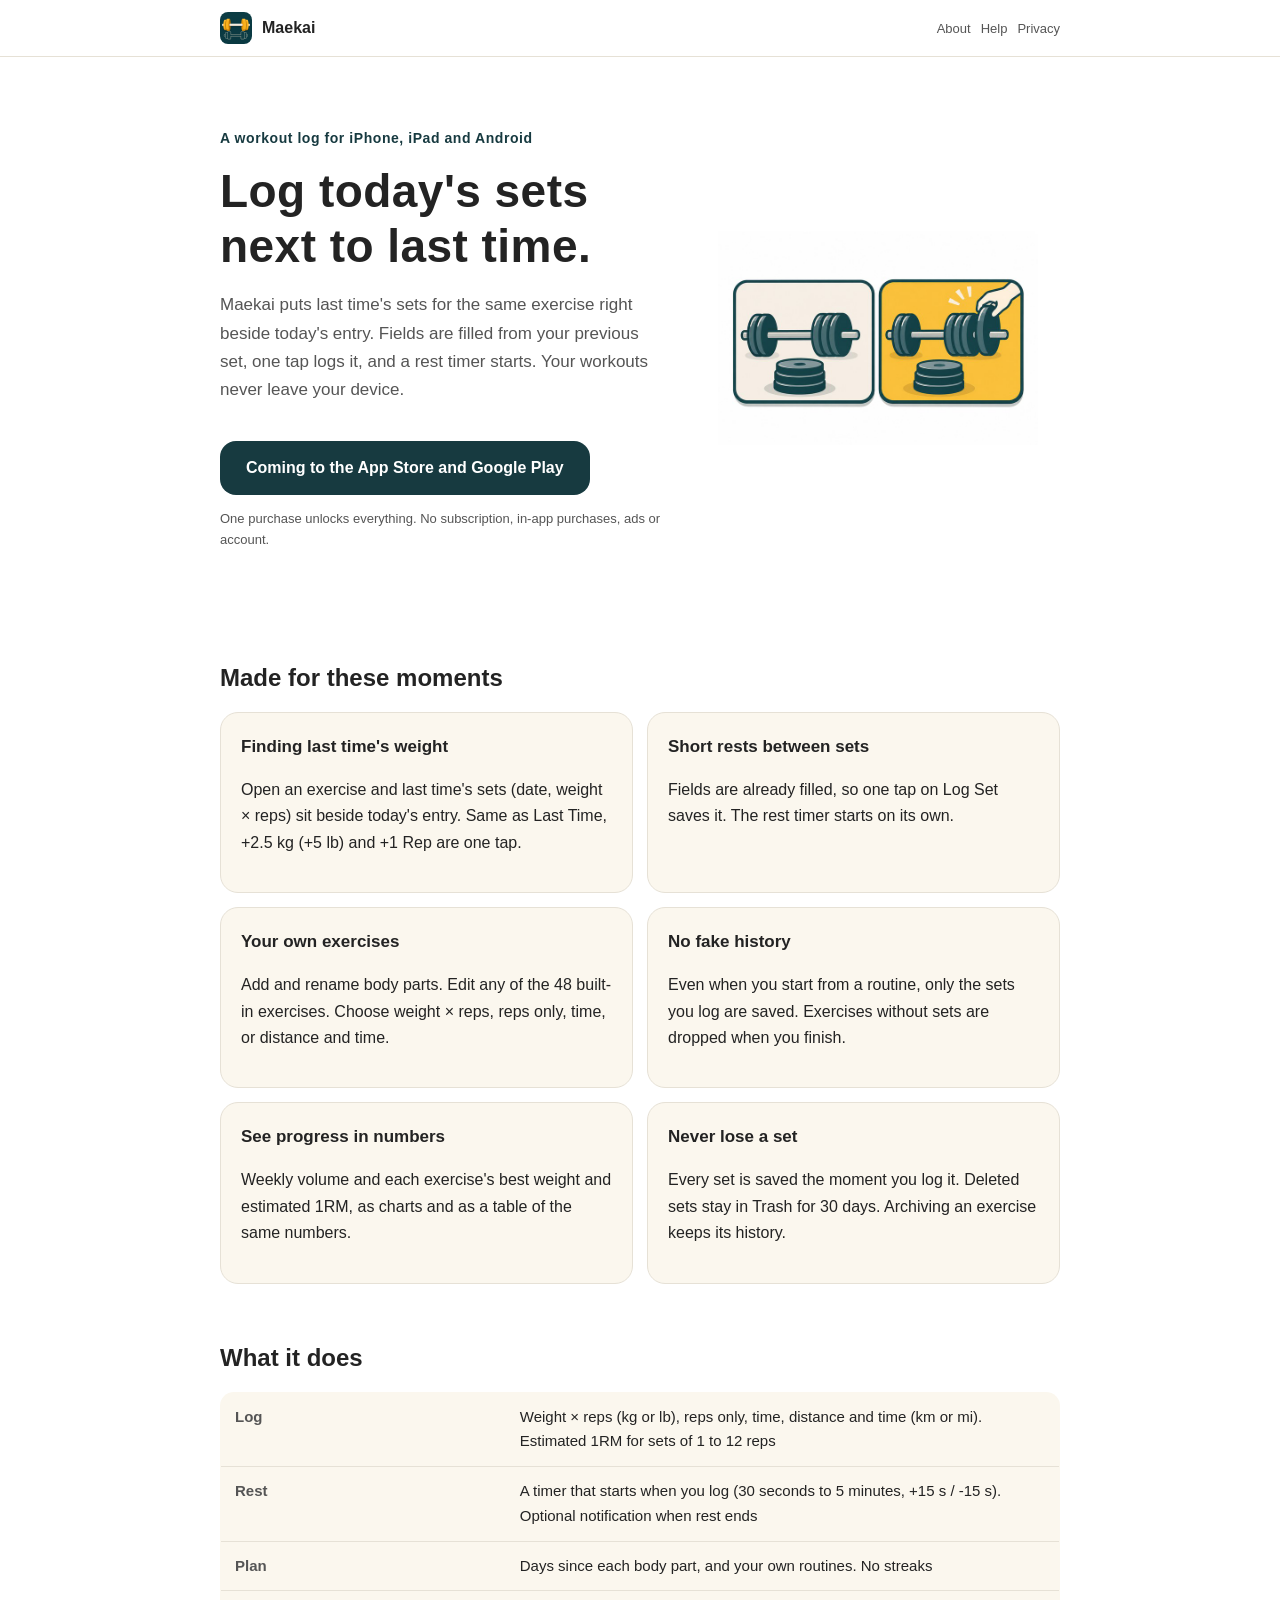
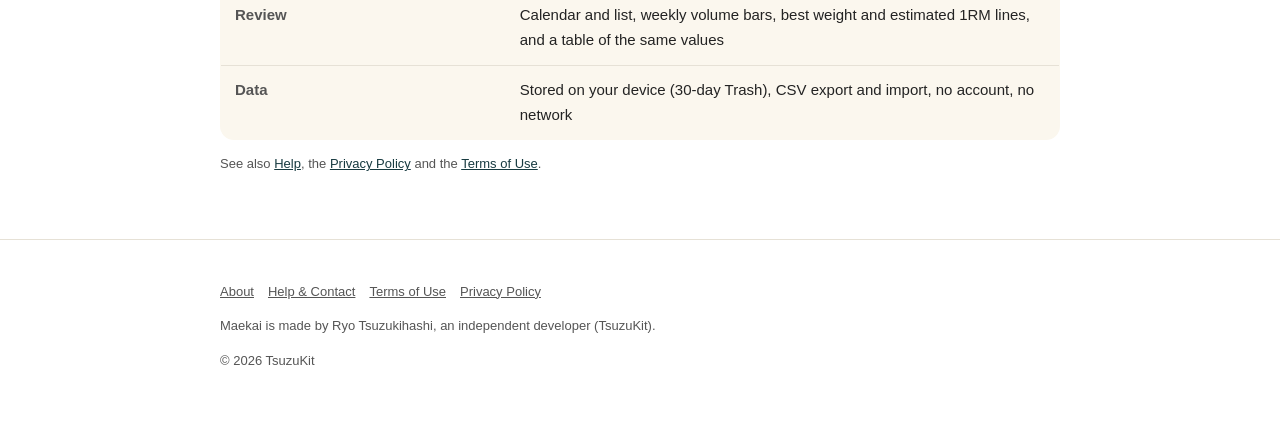
<file: index.html>
<!DOCTYPE html>
<html lang="ja" data-title-ja="まえかい｜筋トレ記録・前回の重さとタイマー" data-title-en="Maekai | Gym &amp; workout log">
<head>
<meta charset="UTF-8">
<meta name="viewport" content="width=device-width, initial-scale=1">
<script>(function(){var l=navigator.languages&&navigator.languages.length?navigator.languages:[navigator.language||"ja"],p="en";for(var i=0;i<l.length;i++){var c=String(l[i]).toLowerCase();if(c.indexOf("ja")===0){p="ja";break}if(c.indexOf("en")===0){p="en";break}}var d=document.documentElement;d.lang=p;var t=d.getAttribute("data-title-"+p);if(t){document.title=t}})();</script>
<title>まえかい｜筋トレ記録・前回の重さとタイマー</title>
<meta name="description" content="筋トレのセットを、前回の同じ種目のセットのとなりで1押しで。入れたら休憩のタイマー。部位も種目も自分で決められる。買い切り・広告なし・記録は端末の中だけ。 / Log today&#x27;s sets right next to last time&#x27;s for the same exercise. A rest timer starts when you log. Your own body parts and exercises. One purchase, no ads.">
<meta property="og:title" content="まえかい｜筋トレ記録・前回の重さとタイマー">
<meta property="og:description" content="筋トレのセットを、前回の同じ種目のセットのとなりで1押しで。入れたら休憩のタイマー。部位も種目も自分で決められる。買い切り・広告なし・記録は端末の中だけ。">
<meta property="og:type" content="website">
<meta property="og:url" content="https://maekai.tsuzukit.com/">
<meta property="og:image" content="https://maekai.tsuzukit.com/assets/og.jpg">
<link rel="icon" href="assets/icon.png">
<link rel="apple-touch-icon" href="assets/icon.png">
<link rel="stylesheet" href="style.css">
</head>
<body>
<div data-l="ja" lang="ja">
<header class="site"><div class="wrap">
<a class="brand" href="./"><img src="assets/icon.png" alt="" width="32" height="32">まえかい</a>
<nav class="site"><a href="./">紹介</a><a href="support.html">使い方</a><a href="privacy.html">プライバシー</a></nav>
</div></header>
<main class="wrap">
<section class="hero">
<div>
<p class="eyebrow">iPhone・iPad・Android の筋トレの記録</p>
<h1>前回のとなりで、<br>今日のセットを。</h1>
<p class="lead">筋トレのセットを、前回の同じ種目のセットのとなりで入れる記録のアプリです。入力欄は前回か直前のセットの値で埋まっていて、1押しで記録。入れたら休憩のタイマーが始まります。記録は端末の外に送りません。</p>
<a class="cta" href="#store" id="store">App Store・Google Play で配信予定</a>
<p class="note">買い切りで全部の機能が使えます。月額・アプリ内課金・広告・アカウントはありません。</p>
</div>
<img src="assets/hero.jpg" alt="前回のバーベルのとなりで、今日のバーベルにプレートを1枚足しているイラスト" width="360">
</section>

<h2>こんな困りごとのために</h2>
<div class="grid two">
<div class="card"><h3>前回の重さを探すのが手間</h3><p>種目を開くと、前回のセット（日付と、重さ×回数の並び）が今日の入力のとなりに出ます。［前回と同じ］［+2.5 kg］［+1 回］も1押し。</p></div>
<div class="card"><h3>セットの合間は短い</h3><p>入力欄ははじめから埋まっていて、［セットを入れる］の1押しで記録。休憩のタイマーが自動で始まります。</p></div>
<div class="card"><h3>部位や種目を自分で決めたい</h3><p>部位は足せて、名前も変えられます。入っている48の種目も全部直せます。記録の型は重さ×回数・回数だけ・時間・距離と時間から。</p></div>
<div class="card"><h3>やっていない種目まで記録になる</h3><p>メニューから始めても、記録に入るのは入れたセットだけ。セットの無い種目は、終えるときに外します。</p></div>
<div class="card"><h3>数字で伸びを見たい</h3><p>週の総ボリュームと、種目ごとの最高の重さ・推定1RM。グラフと同じ値を表の数字でも見られます。</p></div>
<div class="card"><h3>記録が消えるのがこわい</h3><p>セットは入れた瞬間に保存。消したセットは30日のあいだ戻せます。種目をしまっても、過去の記録は残ります。</p></div>
</div>

<h2>できること</h2>
<table>
<tr><th>記録</th><td>重さ×回数（kg／lb）・回数だけ・時間・距離と時間（km／mi）。セットごとに推定1RM（1〜12回）</td></tr>
<tr><th>休憩</th><td>セットを入れると始まるタイマー（30秒〜5分・+15秒／−15秒）。終わりを通知で知らせることも（設定で入れたときだけ）</td></tr>
<tr><th>決める</th><td>部位ごとの「前回から◯日」・自分のメニュー。連続の日数は数えません</td></tr>
<tr><th>見る</th><td>カレンダーと一覧・週の総ボリュームの棒・最高の重さと推定1RM の線・同じ値の表</td></tr>
<tr><th>データ</th><td>端末の中に保存（ゴミ箱は30日）・CSV の書き出しと読みこみ・アカウントなし・通信なし</td></tr>
</table>
<p class="note"><a href="support.html">使い方</a>・<a href="privacy.html">プライバシーポリシー</a>・<a href="terms.html">利用規約</a>もご覧ください。</p>
</main>
<footer class="site"><div class="wrap">
<p><a href="./">紹介</a><a href="support.html">使い方とお問い合わせ</a><a href="terms.html">利用規約</a><a href="privacy.html">プライバシーポリシー</a></p>
<p>まえかいは、個人開発者の續橋涼（TsuzuKit）が作っているアプリです。</p>
<p>© 2026 TsuzuKit</p>
</div></footer>
</div>
<div data-l="en" lang="en">
<header class="site"><div class="wrap">
<a class="brand" href="./"><img src="assets/icon.png" alt="" width="32" height="32">Maekai</a>
<nav class="site"><a href="./">About</a><a href="support.html">Help</a><a href="privacy.html">Privacy</a></nav>
</div></header>
<main class="wrap">
<section class="hero">
<div>
<p class="eyebrow">A workout log for iPhone, iPad and Android</p>
<h1>Log today's sets<br>next to last time.</h1>
<p class="lead">Maekai puts last time's sets for the same exercise right beside today's entry. Fields are filled from your previous set, one tap logs it, and a rest timer starts. Your workouts never leave your device.</p>
<a class="cta" href="#store" id="store">Coming to the App Store and Google Play</a>
<p class="note">One purchase unlocks everything. No subscription, in-app purchases, ads or account.</p>
</div>
<img src="assets/hero.jpg" alt="Illustration of adding one more plate to today's barbell, next to last time's barbell" width="360">
</section>

<h2>Made for these moments</h2>
<div class="grid two">
<div class="card"><h3>Finding last time's weight</h3><p>Open an exercise and last time's sets (date, weight × reps) sit beside today's entry. Same as Last Time, +2.5 kg (+5 lb) and +1 Rep are one tap.</p></div>
<div class="card"><h3>Short rests between sets</h3><p>Fields are already filled, so one tap on Log Set saves it. The rest timer starts on its own.</p></div>
<div class="card"><h3>Your own exercises</h3><p>Add and rename body parts. Edit any of the 48 built-in exercises. Choose weight × reps, reps only, time, or distance and time.</p></div>
<div class="card"><h3>No fake history</h3><p>Even when you start from a routine, only the sets you log are saved. Exercises without sets are dropped when you finish.</p></div>
<div class="card"><h3>See progress in numbers</h3><p>Weekly volume and each exercise's best weight and estimated 1RM, as charts and as a table of the same numbers.</p></div>
<div class="card"><h3>Never lose a set</h3><p>Every set is saved the moment you log it. Deleted sets stay in Trash for 30 days. Archiving an exercise keeps its history.</p></div>
</div>

<h2>What it does</h2>
<table>
<tr><th>Log</th><td>Weight × reps (kg or lb), reps only, time, distance and time (km or mi). Estimated 1RM for sets of 1 to 12 reps</td></tr>
<tr><th>Rest</th><td>A timer that starts when you log (30 seconds to 5 minutes, +15 s / -15 s). Optional notification when rest ends</td></tr>
<tr><th>Plan</th><td>Days since each body part, and your own routines. No streaks</td></tr>
<tr><th>Review</th><td>Calendar and list, weekly volume bars, best weight and estimated 1RM lines, and a table of the same values</td></tr>
<tr><th>Data</th><td>Stored on your device (30-day Trash), CSV export and import, no account, no network</td></tr>
</table>
<p class="note">See also <a href="support.html">Help</a>, the <a href="privacy.html">Privacy Policy</a> and the <a href="terms.html">Terms of Use</a>.</p>
</main>
<footer class="site"><div class="wrap">
<p><a href="./">About</a><a href="support.html">Help & Contact</a><a href="terms.html">Terms of Use</a><a href="privacy.html">Privacy Policy</a></p>
<p>Maekai is made by Ryo Tsuzukihashi, an independent developer (TsuzuKit).</p>
<p>© 2026 TsuzuKit</p>
</div></footer>
</div>
</body>
</html>
</file>
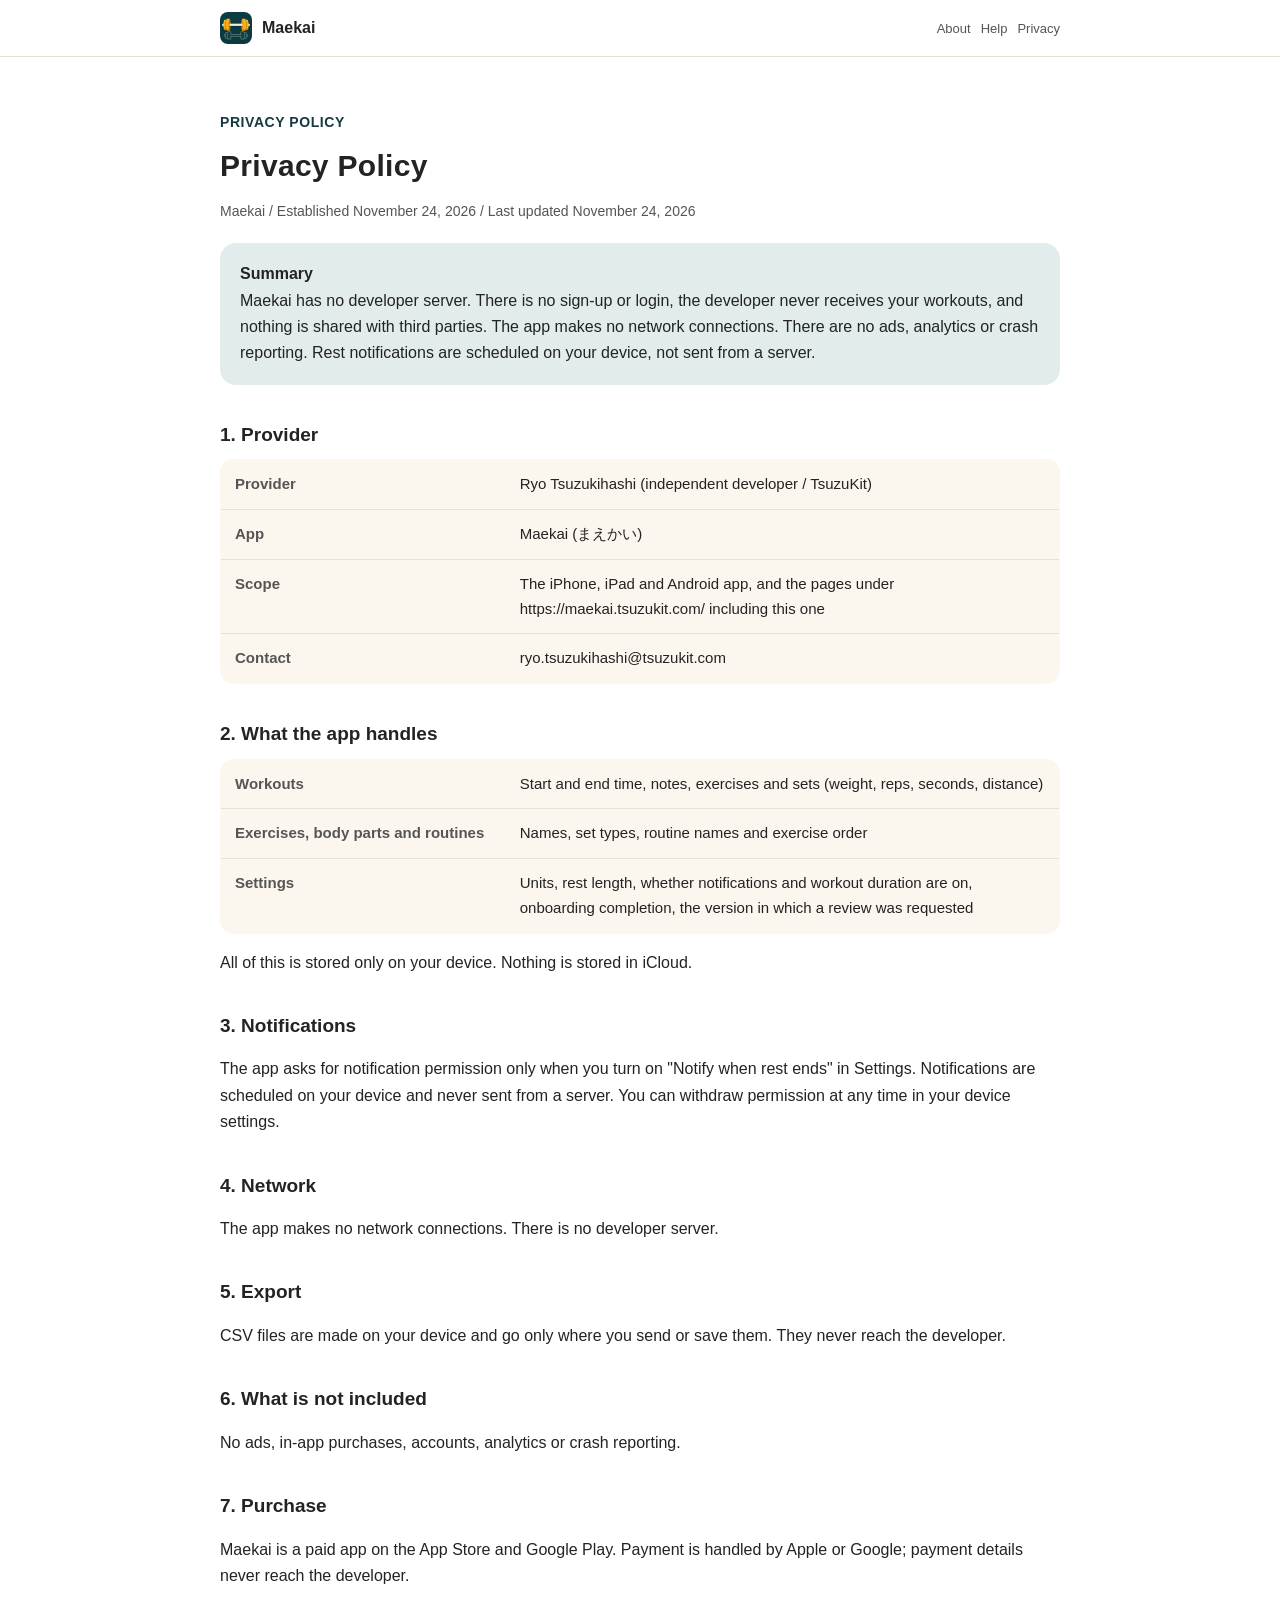
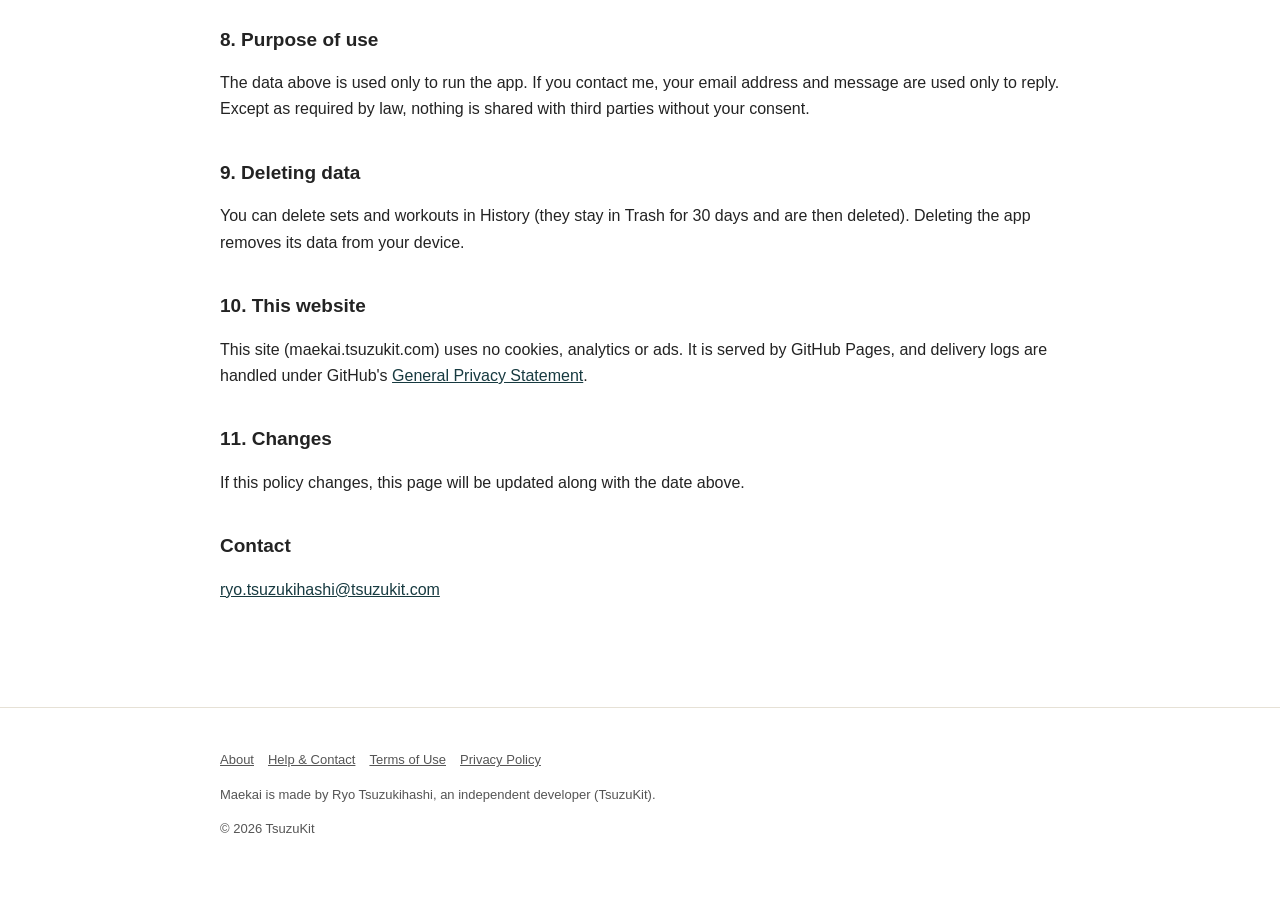
<file: privacy.html>
<!DOCTYPE html>
<html lang="ja" data-title-ja="プライバシーポリシー - まえかい" data-title-en="Privacy Policy - Maekai">
<head>
<meta charset="UTF-8">
<meta name="viewport" content="width=device-width, initial-scale=1">
<script>(function(){var l=navigator.languages&&navigator.languages.length?navigator.languages:[navigator.language||"ja"],p="en";for(var i=0;i<l.length;i++){var c=String(l[i]).toLowerCase();if(c.indexOf("ja")===0){p="ja";break}if(c.indexOf("en")===0){p="en";break}}var d=document.documentElement;d.lang=p;var t=d.getAttribute("data-title-"+p);if(t){document.title=t}})();</script>
<title>プライバシーポリシー - まえかい</title>
<meta name="description" content="まえかいのプライバシーポリシー。開発者は個人情報を集めません。記録は端末の外に送りません。 / Privacy Policy for Maekai. The developer collects no personal information. Your workouts never leave your device.">
<meta property="og:title" content="プライバシーポリシー - まえかい">
<meta property="og:description" content="まえかいのプライバシーポリシー。開発者は個人情報を集めません。記録は端末の外に送りません。">
<meta property="og:type" content="website">
<meta property="og:url" content="https://maekai.tsuzukit.com/privacy.html">
<meta property="og:image" content="https://maekai.tsuzukit.com/assets/og.jpg">
<link rel="icon" href="assets/icon.png">
<link rel="apple-touch-icon" href="assets/icon.png">
<link rel="stylesheet" href="style.css">
</head>
<body>
<div data-l="ja" lang="ja">
<header class="site"><div class="wrap">
<a class="brand" href="./"><img src="assets/icon.png" alt="" width="32" height="32">まえかい</a>
<nav class="site"><a href="./">紹介</a><a href="support.html">使い方</a><a href="privacy.html">プライバシー</a></nav>
</div></header>
<main class="wrap">
<article class="doc">
<p class="eyebrow">PRIVACY POLICY</p>
<h1>プライバシーポリシー</h1>
<p class="meta">まえかい／制定日 2026年11月24日／改定日 2026年11月24日</p>
<div class="summary"><strong>このポリシーの要旨</strong><br>まえかいは、開発者のサーバーを持たないアプリです。アカウント登録やログインはなく、開発者があなたのトレーニングの記録を受け取ることはありません。第三者に渡すこともありません。通信はしません。広告、分析ツール、クラッシュを報告する仕組みは入れていません。休憩の通知は端末の中で予約するもので、外から届くものではありません。</div>
<h2>1. 提供者</h2>
<table>
<tr><th>提供者</th><td>續橋涼（個人開発者 / TsuzuKit）</td></tr>
<tr><th>アプリ名</th><td>まえかい（英語名 Maekai）</td></tr>
<tr><th>対象</th><td>iPhone・iPad・Android 向けアプリと、このページを含む https://maekai.tsuzukit.com/ 配下のページ</td></tr>
<tr><th>連絡先</th><td>ryo.tsuzukihashi@tsuzukit.com</td></tr>
</table>
<h2>2. アプリが扱うもの</h2>
<table>
<tr><th>トレーニング</th><td>始めた日時・終えた日時・メモ・種目・セット（重さ・回数・秒・距離）</td></tr>
<tr><th>種目と部位・メニュー</th><td>種目と部位の名前・記録の型・メニューの名前と種目の並び</td></tr>
<tr><th>アプリの設定</th><td>単位・休憩の長さ・通知を使うか・時間を記録するか・案内を終えたかどうか・レビューのお願いを出した版</td></tr>
</table>
<p>これらは端末の中にだけ保存します。iCloud には置きません。</p>
<h2>3. 通知</h2>
<p>設定で［休憩の終わりを通知で知らせる］を入れたときだけ、通知の許可をお願いします。通知は端末の中で予約するもので、開発者のサーバーからは送りません。許可は端末の設定からいつでも取り消せます。</p>
<h2>4. 通信</h2>
<p>通信はしません。開発者のサーバーはありません。</p>
<h2>5. 書き出し</h2>
<p>CSV は端末の中で作ります。送り先は、あなたが共有の画面やファイルの保存先で選んだ場所です。開発者には届きません。</p>
<h2>6. 入れていないもの</h2>
<p>広告・アプリ内課金・アカウント登録・分析ツール・クラッシュの報告は入れていません。</p>
<h2>7. 購入</h2>
<p>本アプリは App Store と Google Play の有料アプリです。お支払いは Apple・Google が処理し、支払いの情報は開発者には届きません。</p>
<h2>8. 情報を使う目的</h2>
<p>上のものは、アプリを動かすためだけに使います。お問い合わせをいただいたときは、メールアドレスと内容をお返事のためだけに使います。法令にもとづく場合を除き、本人の同意なく第三者に渡すことはありません。</p>
<h2>9. 消したいとき</h2>
<p>セットとトレーニングは、記録の画面から消せます（消したものはゴミ箱に30日残り、そのあと消えます）。アプリを消すと、端末の中のデータは消えます。</p>
<h2>10. このウェブサイトについて</h2>
<p>このサイト（maekai.tsuzukit.com）は、Cookie も、アクセスを計測する仕組みも、広告も使っていません。サイトは GitHub Pages で配信しており、配信の記録は GitHub の <a href="https://docs.github.com/ja/site-policy/privacy-policies/github-general-privacy-statement">プライバシーについての声明</a> に沿って扱われます。</p>
<h2>11. 改定</h2>
<p>このポリシーを変えるときは、このページを書きかえ、上の改定日を新しくします。</p>
<h2>お問い合わせ</h2>
<p><a href="mailto:ryo.tsuzukihashi@tsuzukit.com">ryo.tsuzukihashi@tsuzukit.com</a></p>
</article>
</main>
<footer class="site"><div class="wrap">
<p><a href="./">紹介</a><a href="support.html">使い方とお問い合わせ</a><a href="terms.html">利用規約</a><a href="privacy.html">プライバシーポリシー</a></p>
<p>まえかいは、個人開発者の續橋涼（TsuzuKit）が作っているアプリです。</p>
<p>© 2026 TsuzuKit</p>
</div></footer>
</div>
<div data-l="en" lang="en">
<header class="site"><div class="wrap">
<a class="brand" href="./"><img src="assets/icon.png" alt="" width="32" height="32">Maekai</a>
<nav class="site"><a href="./">About</a><a href="support.html">Help</a><a href="privacy.html">Privacy</a></nav>
</div></header>
<main class="wrap">
<article class="doc">
<p class="eyebrow">PRIVACY POLICY</p>
<h1>Privacy Policy</h1>
<p class="meta">Maekai / Established November 24, 2026 / Last updated November 24, 2026</p>
<div class="summary"><strong>Summary</strong><br>Maekai has no developer server. There is no sign-up or login, the developer never receives your workouts, and nothing is shared with third parties. The app makes no network connections. There are no ads, analytics or crash reporting. Rest notifications are scheduled on your device, not sent from a server.</div>
<h2>1. Provider</h2>
<table>
<tr><th>Provider</th><td>Ryo Tsuzukihashi (independent developer / TsuzuKit)</td></tr>
<tr><th>App</th><td>Maekai (まえかい)</td></tr>
<tr><th>Scope</th><td>The iPhone, iPad and Android app, and the pages under https://maekai.tsuzukit.com/ including this one</td></tr>
<tr><th>Contact</th><td>ryo.tsuzukihashi@tsuzukit.com</td></tr>
</table>
<h2>2. What the app handles</h2>
<table>
<tr><th>Workouts</th><td>Start and end time, notes, exercises and sets (weight, reps, seconds, distance)</td></tr>
<tr><th>Exercises, body parts and routines</th><td>Names, set types, routine names and exercise order</td></tr>
<tr><th>Settings</th><td>Units, rest length, whether notifications and workout duration are on, onboarding completion, the version in which a review was requested</td></tr>
</table>
<p>All of this is stored only on your device. Nothing is stored in iCloud.</p>
<h2>3. Notifications</h2>
<p>The app asks for notification permission only when you turn on "Notify when rest ends" in Settings. Notifications are scheduled on your device and never sent from a server. You can withdraw permission at any time in your device settings.</p>
<h2>4. Network</h2>
<p>The app makes no network connections. There is no developer server.</p>
<h2>5. Export</h2>
<p>CSV files are made on your device and go only where you send or save them. They never reach the developer.</p>
<h2>6. What is not included</h2>
<p>No ads, in-app purchases, accounts, analytics or crash reporting.</p>
<h2>7. Purchase</h2>
<p>Maekai is a paid app on the App Store and Google Play. Payment is handled by Apple or Google; payment details never reach the developer.</p>
<h2>8. Purpose of use</h2>
<p>The data above is used only to run the app. If you contact me, your email address and message are used only to reply. Except as required by law, nothing is shared with third parties without your consent.</p>
<h2>9. Deleting data</h2>
<p>You can delete sets and workouts in History (they stay in Trash for 30 days and are then deleted). Deleting the app removes its data from your device.</p>
<h2>10. This website</h2>
<p>This site (maekai.tsuzukit.com) uses no cookies, analytics or ads. It is served by GitHub Pages, and delivery logs are handled under GitHub's <a href="https://docs.github.com/en/site-policy/privacy-policies/github-general-privacy-statement">General Privacy Statement</a>.</p>
<h2>11. Changes</h2>
<p>If this policy changes, this page will be updated along with the date above.</p>
<h2>Contact</h2>
<p><a href="mailto:ryo.tsuzukihashi@tsuzukit.com">ryo.tsuzukihashi@tsuzukit.com</a></p>
</article>
</main>
<footer class="site"><div class="wrap">
<p><a href="./">About</a><a href="support.html">Help & Contact</a><a href="terms.html">Terms of Use</a><a href="privacy.html">Privacy Policy</a></p>
<p>Maekai is made by Ryo Tsuzukihashi, an independent developer (TsuzuKit).</p>
<p>© 2026 TsuzuKit</p>
</div></footer>
</div>
</body>
</html>
</file>
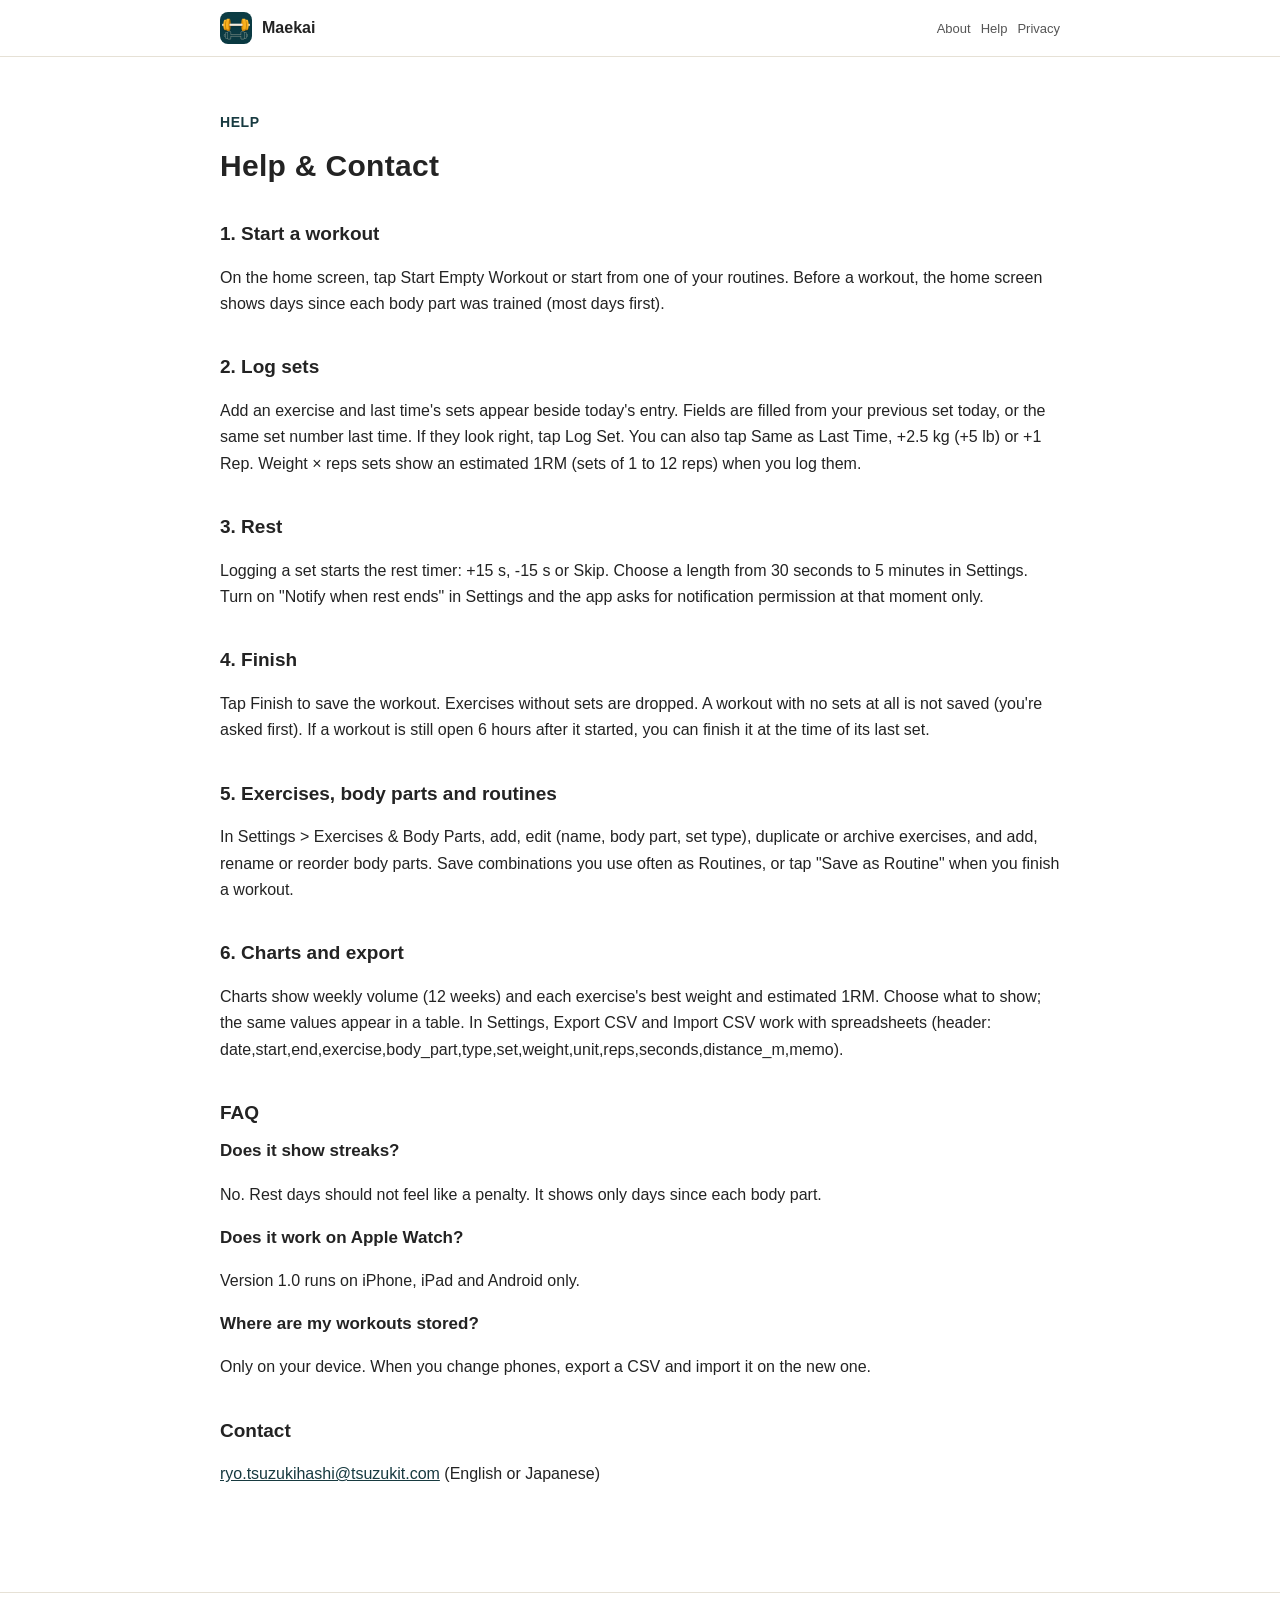
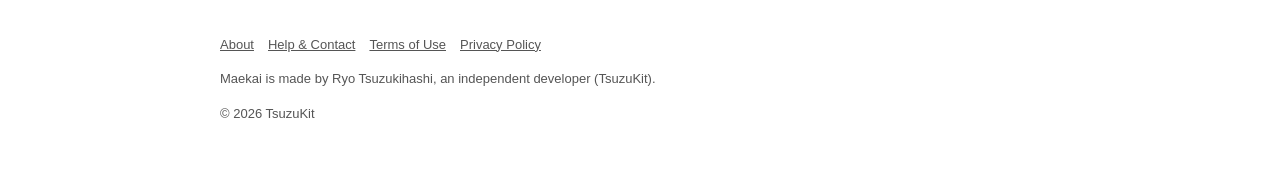
<file: support.html>
<!DOCTYPE html>
<html lang="ja" data-title-ja="使い方とお問い合わせ - まえかい" data-title-en="Help &amp; Contact - Maekai">
<head>
<meta charset="UTF-8">
<meta name="viewport" content="width=device-width, initial-scale=1">
<script>(function(){var l=navigator.languages&&navigator.languages.length?navigator.languages:[navigator.language||"ja"],p="en";for(var i=0;i<l.length;i++){var c=String(l[i]).toLowerCase();if(c.indexOf("ja")===0){p="ja";break}if(c.indexOf("en")===0){p="en";break}}var d=document.documentElement;d.lang=p;var t=d.getAttribute("data-title-"+p);if(t){document.title=t}})();</script>
<title>使い方とお問い合わせ - まえかい</title>
<meta name="description" content="まえかいの使い方（トレーニングの始め方・セットの入れ方・休憩・種目と部位・メニュー・グラフ・書き出し）とよくあるご質問、お問い合わせ。 / How to use Maekai (starting a workout, logging sets, rest, exercises and body parts, routines, charts, export), FAQ and contact.">
<meta property="og:title" content="使い方とお問い合わせ - まえかい">
<meta property="og:description" content="まえかいの使い方（トレーニングの始め方・セットの入れ方・休憩・種目と部位・メニュー・グラフ・書き出し）とよくあるご質問、お問い合わせ。">
<meta property="og:type" content="website">
<meta property="og:url" content="https://maekai.tsuzukit.com/support.html">
<meta property="og:image" content="https://maekai.tsuzukit.com/assets/og.jpg">
<link rel="icon" href="assets/icon.png">
<link rel="apple-touch-icon" href="assets/icon.png">
<link rel="stylesheet" href="style.css">
</head>
<body>
<div data-l="ja" lang="ja">
<header class="site"><div class="wrap">
<a class="brand" href="./"><img src="assets/icon.png" alt="" width="32" height="32">まえかい</a>
<nav class="site"><a href="./">紹介</a><a href="support.html">使い方</a><a href="privacy.html">プライバシー</a></nav>
</div></header>
<main class="wrap">
<article class="doc">
<p class="eyebrow">HELP</p>
<h1>使い方とお問い合わせ</h1>
<h2>1. トレーニングを始める</h2>
<p>ホームの［空で始める］か、自分のメニューから始めます。始める前のホームには、部位ごとの「前回から◯日」が出ます（日数の多い順）。</p>
<h2>2. セットを入れる</h2>
<p>［種目を足す］で種目を選ぶと、前回のセットが今日の入力のとなりに出ます。入力欄は、今日の直前のセットか、前回の同じ番号のセットの値で埋まっています。そのままでよければ［セットを入れる］。［前回と同じ］［+2.5 kg］（lb は +5）［+1 回］でも変えられます。重さ×回数のセットは、入れたときに推定1RM（1〜12回のセット）が出ます。</p>
<h2>3. 休憩</h2>
<p>セットを入れると、休憩のタイマーが始まります。+15秒・−15秒・［やめる］。長さは設定で30秒〜5分から選べます。設定で［休憩の終わりを通知で知らせる］を入れると、そのときだけ通知の許可をお願いします。</p>
<h2>4. 終える</h2>
<p>［終える］で記録が残ります。セットの無い種目は外します。セットが1つも無いときは、記録に残しません（確かめてから）。始めて6時間たっても終えていないときは、最後のセットの時刻で終えることもできます。</p>
<h2>5. 種目・部位・メニュー</h2>
<p>設定の［種目と部位］で、種目を足す・直す（名前・部位・記録の型）・複製・しまう、部位を足す・名前を変える・並べかえる、ができます。よくやる組み合わせは［メニュー］に。トレーニングを終えたときに［このトレーニングをメニューにする］でも作れます。</p>
<h2>6. グラフと書き出し</h2>
<p>［グラフ］で、週の総ボリューム（12週）と、種目ごとの最高の重さ・推定1RM を見られます。どれを出すかは選べて、同じ値を表でも出します。設定の［CSV で書き出す］［CSV を読みこむ］で、表計算のファイルとやりとりできます（1行目は「日付,開始,終了,種目,部位,型,セット,重さ,単位,回数,秒,距離(m),メモ」）。</p>
<h2>よくあるご質問</h2>
<h3>連続の日数は出ますか</h3>
<p>出しません。休んだ日に罰を作らないためです。出すのは部位ごとの「前回から◯日」だけです。</p>
<h3>Apple Watch で使えますか</h3>
<p>1.0 では iPhone・iPad と Android だけです。</p>
<h3>記録はどこに保存されますか</h3>
<p>端末の中だけです。機種変更のときは、CSV で書き出して新しい端末で読みこんでください。</p>
<h2>お問い合わせ</h2>
<p><a href="mailto:ryo.tsuzukihashi@tsuzukit.com">ryo.tsuzukihashi@tsuzukit.com</a>（日本語・英語）</p>
</article>
</main>
<footer class="site"><div class="wrap">
<p><a href="./">紹介</a><a href="support.html">使い方とお問い合わせ</a><a href="terms.html">利用規約</a><a href="privacy.html">プライバシーポリシー</a></p>
<p>まえかいは、個人開発者の續橋涼（TsuzuKit）が作っているアプリです。</p>
<p>© 2026 TsuzuKit</p>
</div></footer>
</div>
<div data-l="en" lang="en">
<header class="site"><div class="wrap">
<a class="brand" href="./"><img src="assets/icon.png" alt="" width="32" height="32">Maekai</a>
<nav class="site"><a href="./">About</a><a href="support.html">Help</a><a href="privacy.html">Privacy</a></nav>
</div></header>
<main class="wrap">
<article class="doc">
<p class="eyebrow">HELP</p>
<h1>Help &amp; Contact</h1>
<h2>1. Start a workout</h2>
<p>On the home screen, tap Start Empty Workout or start from one of your routines. Before a workout, the home screen shows days since each body part was trained (most days first).</p>
<h2>2. Log sets</h2>
<p>Add an exercise and last time's sets appear beside today's entry. Fields are filled from your previous set today, or the same set number last time. If they look right, tap Log Set. You can also tap Same as Last Time, +2.5 kg (+5 lb) or +1 Rep. Weight × reps sets show an estimated 1RM (sets of 1 to 12 reps) when you log them.</p>
<h2>3. Rest</h2>
<p>Logging a set starts the rest timer: +15 s, -15 s or Skip. Choose a length from 30 seconds to 5 minutes in Settings. Turn on "Notify when rest ends" in Settings and the app asks for notification permission at that moment only.</p>
<h2>4. Finish</h2>
<p>Tap Finish to save the workout. Exercises without sets are dropped. A workout with no sets at all is not saved (you're asked first). If a workout is still open 6 hours after it started, you can finish it at the time of its last set.</p>
<h2>5. Exercises, body parts and routines</h2>
<p>In Settings &gt; Exercises &amp; Body Parts, add, edit (name, body part, set type), duplicate or archive exercises, and add, rename or reorder body parts. Save combinations you use often as Routines, or tap "Save as Routine" when you finish a workout.</p>
<h2>6. Charts and export</h2>
<p>Charts show weekly volume (12 weeks) and each exercise's best weight and estimated 1RM. Choose what to show; the same values appear in a table. In Settings, Export CSV and Import CSV work with spreadsheets (header: date,start,end,exercise,body_part,type,set,weight,unit,reps,seconds,distance_m,memo).</p>
<h2>FAQ</h2>
<h3>Does it show streaks?</h3>
<p>No. Rest days should not feel like a penalty. It shows only days since each body part.</p>
<h3>Does it work on Apple Watch?</h3>
<p>Version 1.0 runs on iPhone, iPad and Android only.</p>
<h3>Where are my workouts stored?</h3>
<p>Only on your device. When you change phones, export a CSV and import it on the new one.</p>
<h2>Contact</h2>
<p><a href="mailto:ryo.tsuzukihashi@tsuzukit.com">ryo.tsuzukihashi@tsuzukit.com</a> (English or Japanese)</p>
</article>
</main>
<footer class="site"><div class="wrap">
<p><a href="./">About</a><a href="support.html">Help & Contact</a><a href="terms.html">Terms of Use</a><a href="privacy.html">Privacy Policy</a></p>
<p>Maekai is made by Ryo Tsuzukihashi, an independent developer (TsuzuKit).</p>
<p>© 2026 TsuzuKit</p>
</div></footer>
</div>
</body>
</html>
</file>
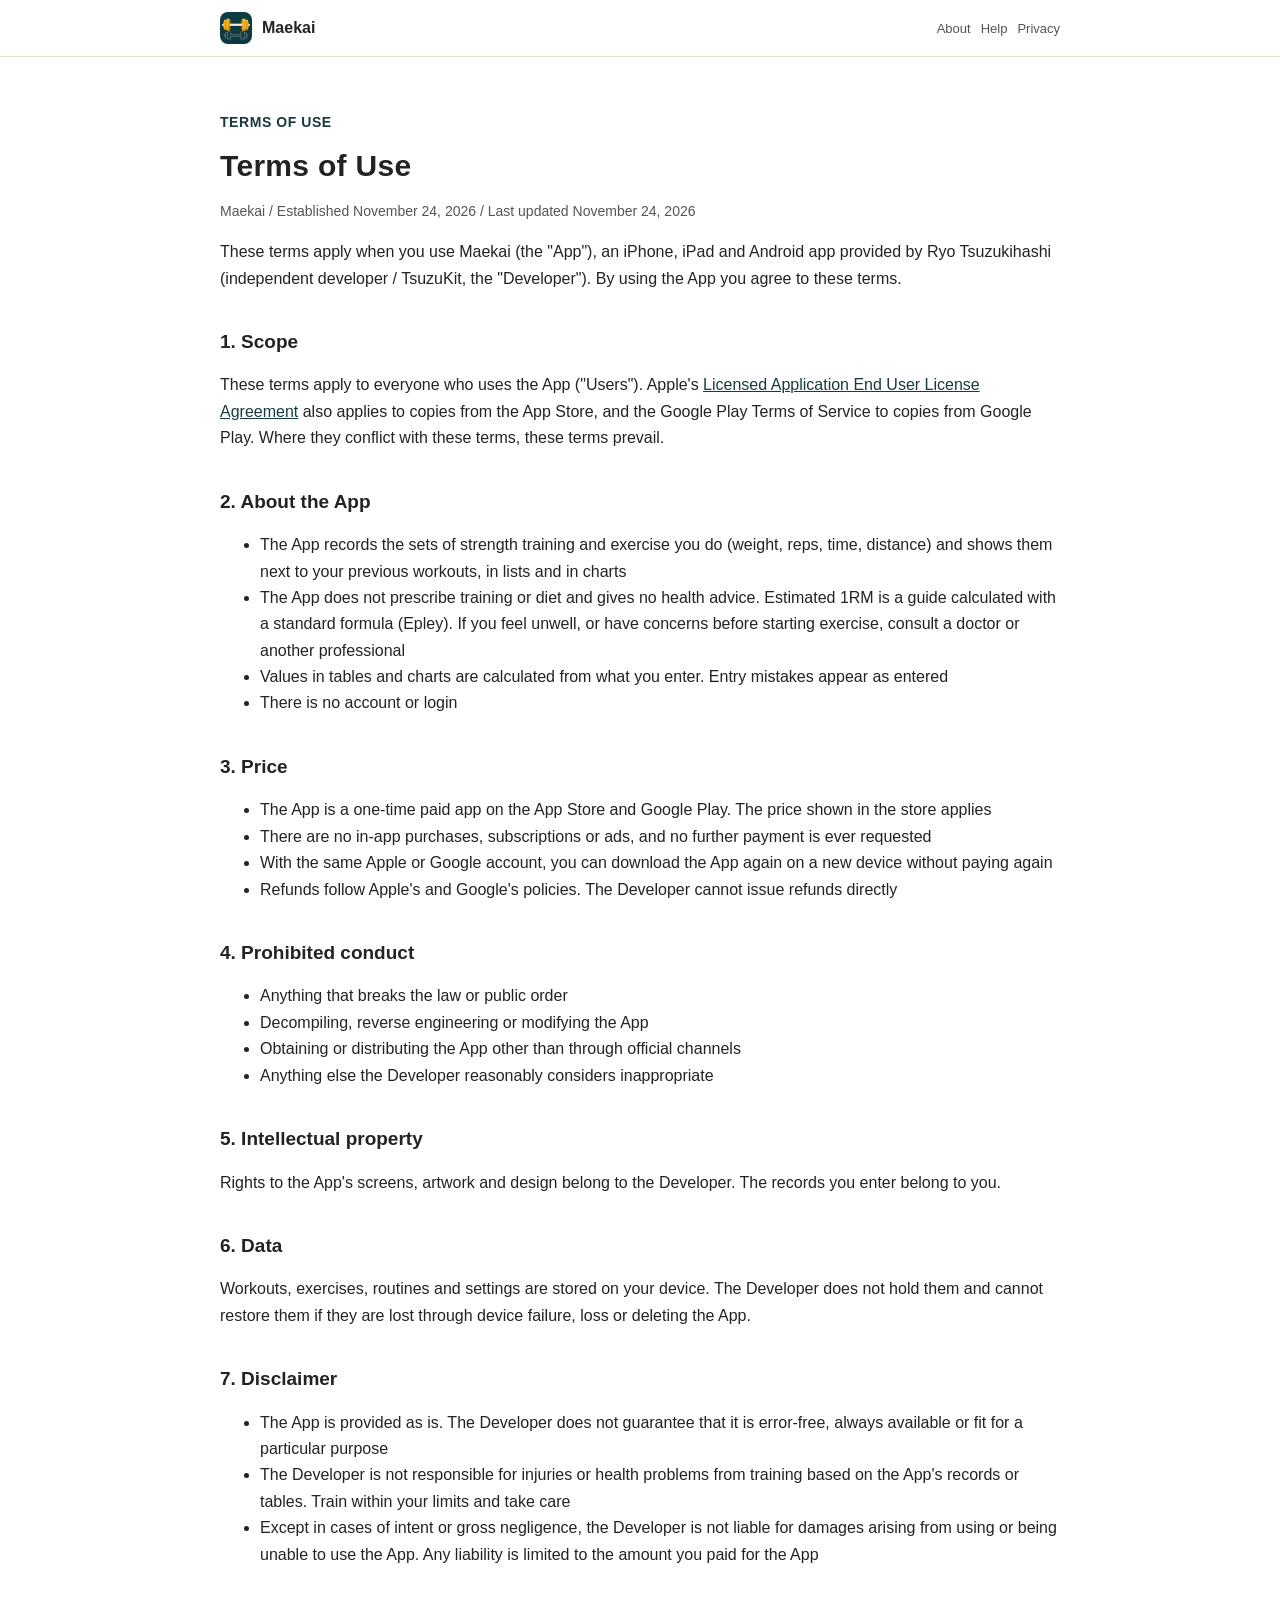
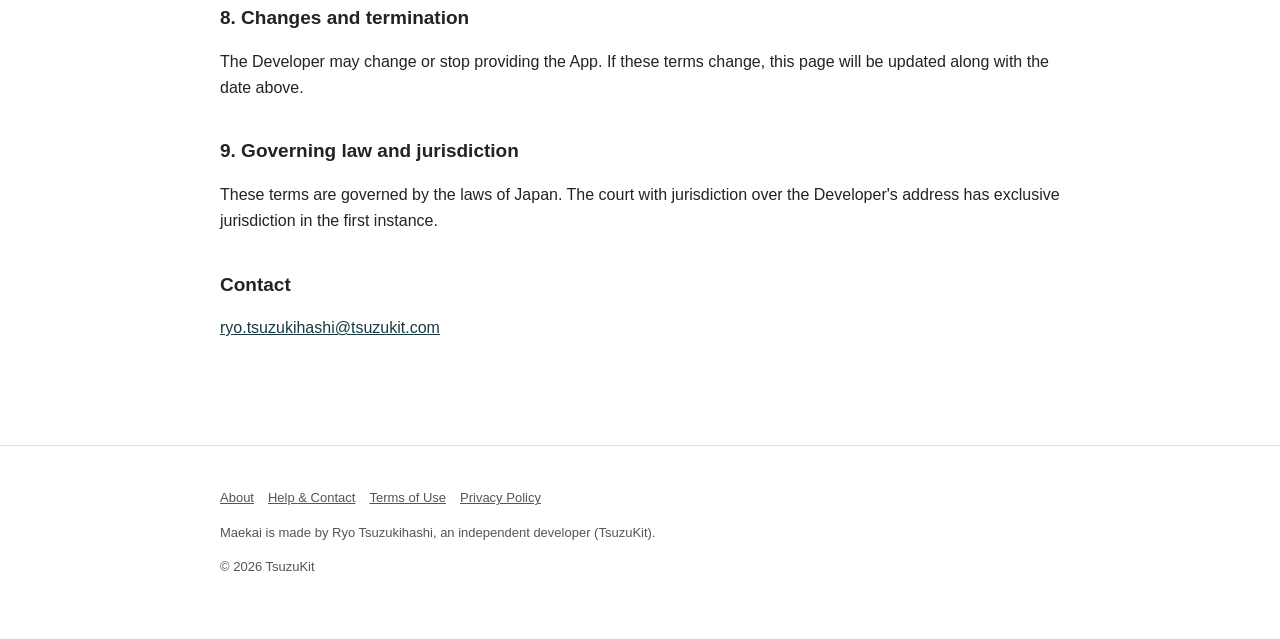
<file: terms.html>
<!DOCTYPE html>
<html lang="ja" data-title-ja="利用規約 - まえかい" data-title-en="Terms of Use - Maekai">
<head>
<meta charset="UTF-8">
<meta name="viewport" content="width=device-width, initial-scale=1">
<script>(function(){var l=navigator.languages&&navigator.languages.length?navigator.languages:[navigator.language||"ja"],p="en";for(var i=0;i<l.length;i++){var c=String(l[i]).toLowerCase();if(c.indexOf("ja")===0){p="ja";break}if(c.indexOf("en")===0){p="en";break}}var d=document.documentElement;d.lang=p;var t=d.getAttribute("data-title-"+p);if(t){document.title=t}})();</script>
<title>利用規約 - まえかい</title>
<meta name="description" content="まえかいの利用規約。 / Terms of Use for Maekai.">
<meta property="og:title" content="利用規約 - まえかい">
<meta property="og:description" content="まえかいの利用規約。">
<meta property="og:type" content="website">
<meta property="og:url" content="https://maekai.tsuzukit.com/terms.html">
<meta property="og:image" content="https://maekai.tsuzukit.com/assets/og.jpg">
<link rel="icon" href="assets/icon.png">
<link rel="apple-touch-icon" href="assets/icon.png">
<link rel="stylesheet" href="style.css">
</head>
<body>
<div data-l="ja" lang="ja">
<header class="site"><div class="wrap">
<a class="brand" href="./"><img src="assets/icon.png" alt="" width="32" height="32">まえかい</a>
<nav class="site"><a href="./">紹介</a><a href="support.html">使い方</a><a href="privacy.html">プライバシー</a></nav>
</div></header>
<main class="wrap">
<article class="doc">
<p class="eyebrow">TERMS OF SERVICE</p>
<h1>利用規約</h1>
<p class="meta">まえかい／制定日 2026年11月24日／改定日 2026年11月24日</p>
<p>この規約は、續橋涼（個人開発者 / TsuzuKit。以下「開発者」）が提供する iPhone・iPad・Android アプリ「まえかい」（以下「本アプリ」）を使うときの決まりです。本アプリを使った時点で、この規約に同意したものとします。</p>
<h2>第1条（適用）</h2>
<p>この規約は、本アプリを使うすべての方（以下「利用者」）に適用されます。App Store から入れた本アプリには、Apple が定める<a href="https://www.apple.com/legal/internet-services/itunes/dev/stdeula/">標準のライセンス契約（EULA）</a>も、Google Play から入れた本アプリには Google Play の利用規約も、あわせて適用されます。この規約とそれらが食い違うときは、この規約を優先します。</p>
<h2>第2条（本アプリについて）</h2>
<ul>
<li>本アプリは、利用者が行った筋トレや運動のセット（重さ・回数・時間・距離）を書きとめ、前回との比べ・一覧・グラフにする記録のアプリです</li>
<li>本アプリは、トレーニングや食事の内容を指示したり、健康についての助言をしたりしません。推定1RM は決まった式（Epley の式）から出した目安です。体の不調があるときや、運動を始める前に心配があるときは、医師などの専門家にご相談ください</li>
<li>表やグラフの値は、入った記録から決まった計算で出したものです。入れまちがいは、そのまま表に出ます</li>
<li>アカウント登録やログインはありません</li>
</ul>
<h2>第3条（料金）</h2>
<ul>
<li>本アプリは、App Store・Google Play で購入する買い切りの有料アプリです。価格はストアに表示されるものが正です</li>
<li>アプリ内課金、サブスクリプション、広告はありません。購入したあとに追加の支払いを求めることはありません</li>
<li>同じ Apple アカウント・Google アカウントであれば、機種変更やアプリの入れ直しのときに、もう一度お支払いいただかずにダウンロードできます</li>
<li>返金は Apple・Google の規定に従います。開発者が直接返金することはできません</li>
</ul>
<h2>第4条（禁止事項）</h2>
<p>本アプリを使うとき、次のことをしてはいけません。</p>
<ul>
<li>法令や公序良俗に反すること</li>
<li>本アプリを分解・解析・改変すること</li>
<li>本アプリを正規の方法以外で入手したり、配ったりすること</li>
<li>そのほか、開発者が不適切と判断すること</li>
</ul>
<h2>第5条（知的財産）</h2>
<p>本アプリの画面・絵・仕組みについての権利は、開発者にあります。利用者が入れた記録は、利用者のものです。</p>
<h2>第6条（データ）</h2>
<p>トレーニングの記録・種目・メニュー・設定は、利用者の端末に保存されます。開発者はその記録を持っていません。端末の故障や紛失、アプリの削除などで消えても、開発者は元に戻すことができません。</p>
<h2>第7条（免責事項）</h2>
<ul>
<li>本アプリは、そのままの状態で提供します。開発者は、本アプリに誤りがないこと、いつでも使えること、特定の目的に合うことを保証しません</li>
<li>本アプリの記録や表をもとにしたトレーニングでのけがや体の不調について、開発者は責任を負いません。無理のない範囲で、安全に気をつけて行ってください</li>
<li>本アプリを使ったこと、または使えなかったことで利用者や周りの人に損害が生じても、開発者に故意または重大な過失がある場合を除き、開発者は責任を負いません。責任を負う場合も、利用者が本アプリに支払った金額を上限とします</li>
</ul>
<h2>第8条（変更と終了）</h2>
<p>開発者は、本アプリの内容を変えること、提供を終えることがあります。この規約を変えるときは、このページを書きかえ、上の改定日を新しくします。</p>
<h2>第9条（準拠法と裁判所）</h2>
<p>この規約は日本法に従います。本アプリについての争いは、開発者の住所地を管轄する裁判所を、第一審の専属的な合意管轄裁判所とします。</p>
<h2>お問い合わせ</h2>
<p><a href="mailto:ryo.tsuzukihashi@tsuzukit.com">ryo.tsuzukihashi@tsuzukit.com</a></p>
</article>
</main>
<footer class="site"><div class="wrap">
<p><a href="./">紹介</a><a href="support.html">使い方とお問い合わせ</a><a href="terms.html">利用規約</a><a href="privacy.html">プライバシーポリシー</a></p>
<p>まえかいは、個人開発者の續橋涼（TsuzuKit）が作っているアプリです。</p>
<p>© 2026 TsuzuKit</p>
</div></footer>
</div>
<div data-l="en" lang="en">
<header class="site"><div class="wrap">
<a class="brand" href="./"><img src="assets/icon.png" alt="" width="32" height="32">Maekai</a>
<nav class="site"><a href="./">About</a><a href="support.html">Help</a><a href="privacy.html">Privacy</a></nav>
</div></header>
<main class="wrap">
<article class="doc">
<p class="eyebrow">TERMS OF USE</p>
<h1>Terms of Use</h1>
<p class="meta">Maekai / Established November 24, 2026 / Last updated November 24, 2026</p>
<p>These terms apply when you use Maekai (the "App"), an iPhone, iPad and Android app provided by Ryo Tsuzukihashi (independent developer / TsuzuKit, the "Developer"). By using the App you agree to these terms.</p>
<h2>1. Scope</h2>
<p>These terms apply to everyone who uses the App ("Users"). Apple's <a href="https://www.apple.com/legal/internet-services/itunes/dev/stdeula/">Licensed Application End User License Agreement</a> also applies to copies from the App Store, and the Google Play Terms of Service to copies from Google Play. Where they conflict with these terms, these terms prevail.</p>
<h2>2. About the App</h2>
<ul>
<li>The App records the sets of strength training and exercise you do (weight, reps, time, distance) and shows them next to your previous workouts, in lists and in charts</li>
<li>The App does not prescribe training or diet and gives no health advice. Estimated 1RM is a guide calculated with a standard formula (Epley). If you feel unwell, or have concerns before starting exercise, consult a doctor or another professional</li>
<li>Values in tables and charts are calculated from what you enter. Entry mistakes appear as entered</li>
<li>There is no account or login</li>
</ul>
<h2>3. Price</h2>
<ul>
<li>The App is a one-time paid app on the App Store and Google Play. The price shown in the store applies</li>
<li>There are no in-app purchases, subscriptions or ads, and no further payment is ever requested</li>
<li>With the same Apple or Google account, you can download the App again on a new device without paying again</li>
<li>Refunds follow Apple's and Google's policies. The Developer cannot issue refunds directly</li>
</ul>
<h2>4. Prohibited conduct</h2>
<ul>
<li>Anything that breaks the law or public order</li>
<li>Decompiling, reverse engineering or modifying the App</li>
<li>Obtaining or distributing the App other than through official channels</li>
<li>Anything else the Developer reasonably considers inappropriate</li>
</ul>
<h2>5. Intellectual property</h2>
<p>Rights to the App's screens, artwork and design belong to the Developer. The records you enter belong to you.</p>
<h2>6. Data</h2>
<p>Workouts, exercises, routines and settings are stored on your device. The Developer does not hold them and cannot restore them if they are lost through device failure, loss or deleting the App.</p>
<h2>7. Disclaimer</h2>
<ul>
<li>The App is provided as is. The Developer does not guarantee that it is error-free, always available or fit for a particular purpose</li>
<li>The Developer is not responsible for injuries or health problems from training based on the App's records or tables. Train within your limits and take care</li>
<li>Except in cases of intent or gross negligence, the Developer is not liable for damages arising from using or being unable to use the App. Any liability is limited to the amount you paid for the App</li>
</ul>
<h2>8. Changes and termination</h2>
<p>The Developer may change or stop providing the App. If these terms change, this page will be updated along with the date above.</p>
<h2>9. Governing law and jurisdiction</h2>
<p>These terms are governed by the laws of Japan. The court with jurisdiction over the Developer's address has exclusive jurisdiction in the first instance.</p>
<h2>Contact</h2>
<p><a href="mailto:ryo.tsuzukihashi@tsuzukit.com">ryo.tsuzukihashi@tsuzukit.com</a></p>
</article>
</main>
<footer class="site"><div class="wrap">
<p><a href="./">About</a><a href="support.html">Help & Contact</a><a href="terms.html">Terms of Use</a><a href="privacy.html">Privacy Policy</a></p>
<p>Maekai is made by Ryo Tsuzukihashi, an independent developer (TsuzuKit).</p>
<p>© 2026 TsuzuKit</p>
</div></footer>
</div>
</body>
</html>
</file>
<file: style.css>
/* まえかい — 白い地・墨の文字・深い青緑の差し色（暗い画面では山吹。白の上で 4.5:1 以上） */
:root {
  --paper: #ffffff; --card: #fbf7ee; --ink: #232323; --sub: #555555; --line: #e6e1d6;
  --vermilion: #173a40; --vermilion-soft: #e2ecec; --navy: #173a40; --correct: #173a40;
}
@media (prefers-color-scheme: dark) {
  :root { --paper: #121418; --card: #1b1e24; --ink: #eef0f4; --sub: #b4b9c4; --line: #2a2f38;
    --vermilion: #f2b630; --vermilion-soft: #2a2412; --navy: #f2b630; --correct: #f2b630; }
}
* { box-sizing: border-box; }
html { -webkit-text-size-adjust: 100%; }
body { margin: 0; background: var(--paper); color: var(--ink); line-height: 1.8;
  font-family: -apple-system, BlinkMacSystemFont, "Hiragino Sans", "Hiragino Kaku Gothic ProN", "Noto Sans JP", sans-serif; }
a { color: var(--navy); }
.wrap { max-width: 880px; margin: 0 auto; padding: 0 20px; }
header.site { border-bottom: 1px solid var(--line); background: var(--paper); position: sticky; top: 0; z-index: 5; }
header.site .wrap { display: flex; align-items: center; gap: 16px; min-height: 56px; }
.brand { display: flex; align-items: center; gap: 10px; font-weight: 800; text-decoration: none; color: var(--ink); margin-right: auto; }
.brand img { width: 32px; height: 32px; border-radius: 8px; }
nav.site a { font-size: 14px; text-decoration: none; color: var(--sub); margin-left: 14px; white-space: nowrap; }
nav.site a:hover { color: var(--ink); }
.hero { padding: 56px 0 40px; display: grid; gap: 32px; align-items: center; }
@media (min-width: 760px) { .hero { grid-template-columns: 1.1fr 0.9fr; } }
.eyebrow { color: var(--vermilion); font-weight: 700; font-size: 14px; letter-spacing: 0.04em; }
h1 { font-size: clamp(30px, 6vw, 46px); line-height: 1.35; margin: 8px 0 16px; letter-spacing: 0.01em; }
h2 { font-size: 24px; margin: 56px 0 16px; line-height: 1.5; }
h3 { font-size: 17px; margin: 0 0 6px; }
.lead { font-size: 17px; color: var(--sub); }
.cta { display: inline-block; margin-top: 20px; background: var(--vermilion); color: #ffffff; font-weight: 700; text-decoration: none;
  padding: 14px 26px; border-radius: 16px; }
.note { font-size: 13px; color: var(--sub); }
.hero img { width: 100%; max-width: 320px; height: auto; justify-self: center; }
.grid { display: grid; gap: 14px; }
@media (min-width: 700px) { .grid.two { grid-template-columns: 1fr 1fr; } .grid.three { grid-template-columns: repeat(3, 1fr); } }
.card { background: var(--card); border: 1px solid var(--line); border-radius: 18px; padding: 20px; }
.card.em { background: var(--vermilion-soft); border-color: transparent; }
.steps { counter-reset: step; }
.steps .card { position: relative; padding-left: 62px; }
.steps .card::before { counter-increment: step; content: counter(step); position: absolute; left: 18px; top: 18px; width: 32px; height: 32px;
  border-radius: 50%; border: 2.5px solid var(--vermilion); color: var(--vermilion); font-weight: 800; display: grid; place-items: center; }
table { width: 100%; border-collapse: collapse; background: var(--card); border: 1px solid var(--line); border-radius: 14px; overflow: hidden; }
th, td { text-align: left; padding: 12px 14px; border-bottom: 1px solid var(--line); vertical-align: top; font-size: 15px; }
th { width: 34%; color: var(--sub); font-weight: 600; }
tr:last-child th, tr:last-child td { border-bottom: none; }
.doc { padding: 40px 0 24px; }
.doc h1 { font-size: 30px; }
.doc h2 { font-size: 19px; margin: 36px 0 10px; }
.doc .meta { color: var(--sub); font-size: 14px; }
.doc .summary { background: var(--vermilion-soft); border-radius: 16px; padding: 18px 20px; margin: 20px 0; }
details { background: var(--card); border: 1px solid var(--line); border-radius: 14px; padding: 14px 18px; }
details + details { margin-top: 10px; }
summary { font-weight: 700; cursor: pointer; }
footer.site { border-top: 1px solid var(--line); margin-top: 64px; padding: 28px 0 48px; color: var(--sub); font-size: 13px; }
footer.site a { color: var(--sub); margin-right: 14px; }
.qid { font-family: ui-monospace, SFMono-Regular, Menlo, monospace; background: var(--card); border: 1px solid var(--line);
  border-radius: 8px; padding: 2px 8px; }
/* 端末の言語に合うほうだけ見せる（build.py が両方を1ページに入れる） */
html[lang="ja"] [data-l="en"], html[lang="en"] [data-l="ja"] { display: none; }
[lang="en"] { line-height: 1.65; }
[lang="en"] h1 { line-height: 1.2; }
[lang="en"] nav.site a { font-size: 13px; margin-left: 10px; }
@media (max-width: 480px) { nav.site a { font-size: 12px; margin-left: 8px; } header.site .wrap { gap: 4px; } .brand { gap: 7px; font-size: 15px; } }
.brand { white-space: nowrap; flex-shrink: 0; }
/* 幅の狭い画面では、上の帯の「紹介」を出さない（左のアプリ名が同じ行き先） */
@media (max-width: 480px) { nav.site a:first-child { display: none; } }
</file>
